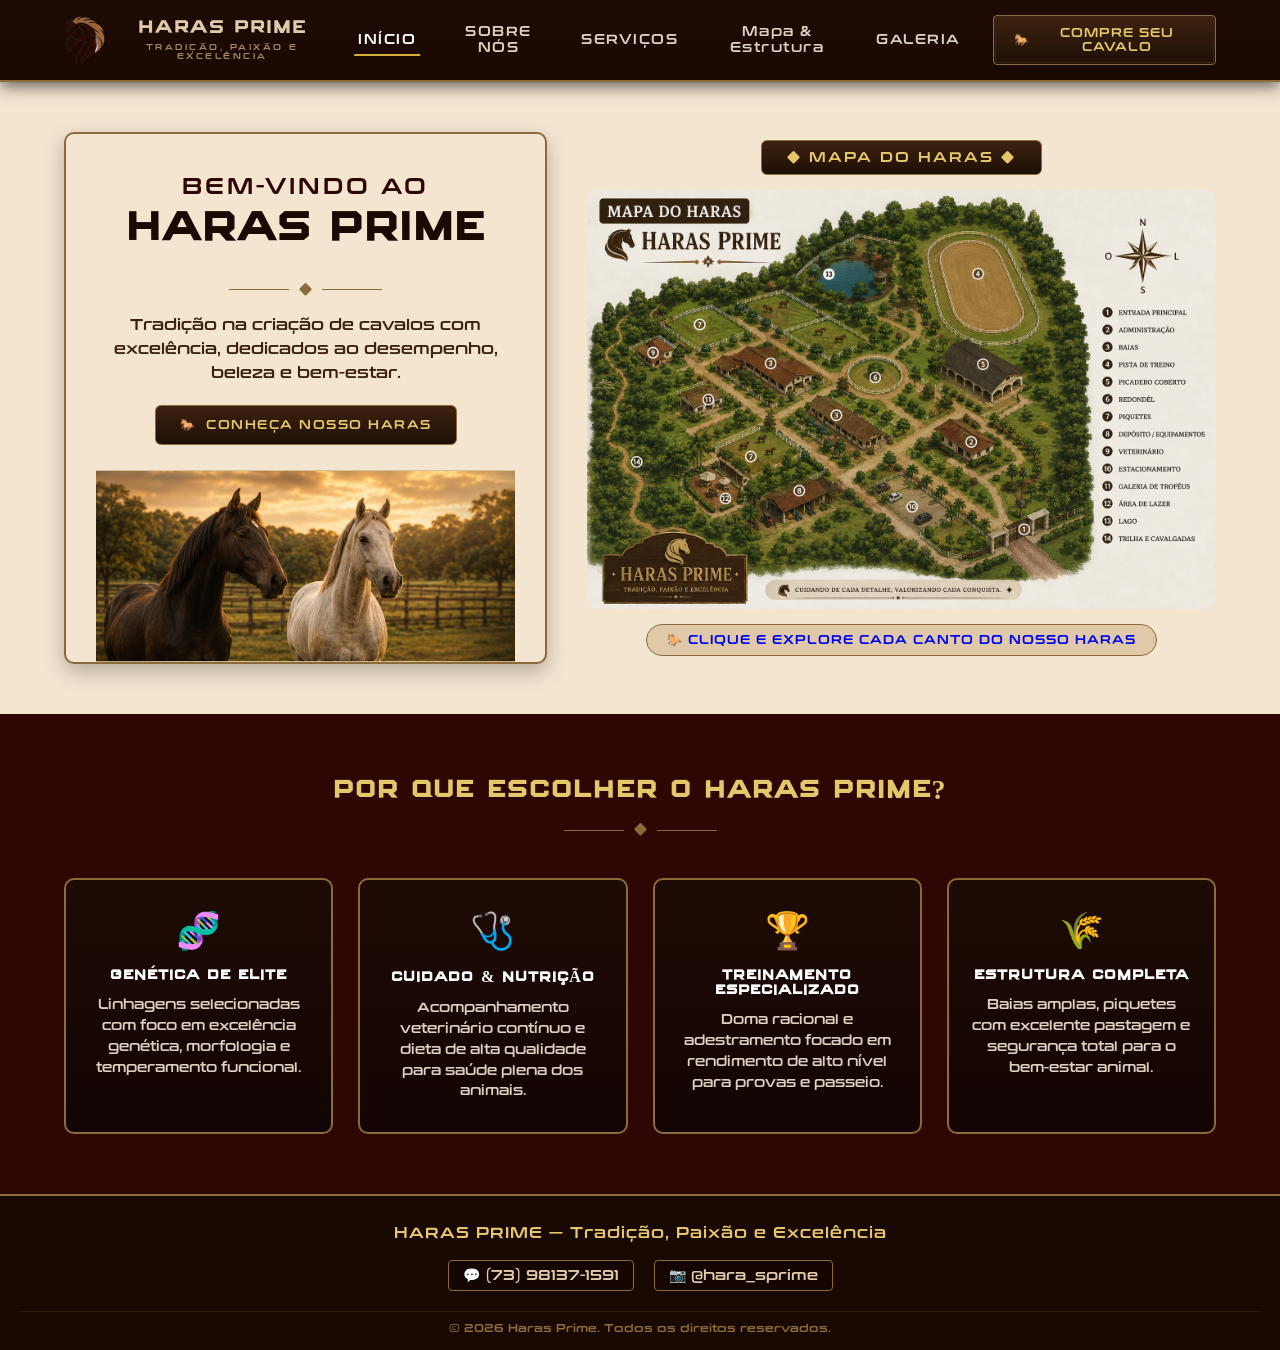
<file: index.html>
<!DOCTYPE html>
<html lang="en">
<head>
  <meta charset="UTF-8">
  <meta name="viewport" content="width=device-width, initial-scale=1.0">
  <link rel="shortcut icon" href="imagens/logo.png" type="image/x-icon">
  <title>Haras Prime</title>
  <link rel="stylesheet" href="global.css">
  <link rel="stylesheet" href="index.css">
</head>

<body>
  <header class="cabecalho">
    <div class="cabecalho-container">
      
      <a href="index.html" class="logo-marca">
        <img src="imagens/logo.png" alt="Logo Haras Prime" class="logo-img">
        <div class="logo-texto">
          <h1>HARAS PRIME</h1>
          <span>TRADIÇÃO, PAIXÃO E EXCELÊNCIA</span>
        </div>
      </a>

      <nav class="menu-navegacao">
        <a href="index.html" class="link-menu ativo">INÍCIO</a>
        <a href="sobre.html" class="link-menu">SOBRE NÓS</a>
        <a href="servicos.html" class="link-menu">SERVIÇOS</a>
        <a href="mapa.html" class="link-menu">Mapa & Estrutura</a>
        <a href="galeria.html" class="link-menu">GALERIA</a>
        
      </nav>

      <a href="compra.html" class="btn-comprar-cavalo">
        <span class="icone-cavalo">🐎</span>
        <span>COMPRE SEU CAVALO</span>
      </a>

    </div>
  </header>

  <section class="secao-principal">
    <div class="container-principal">
      
      <div class="coluna-esquerda">
        <div class="caixa-bemvindo">
          <span class="subtitulo-boasvindas">BEM-VINDO AO</span>
          <h1 class="titulo-boasvindas">HARAS PRIME</h1>
          
          <div class="divisor-dourado"><span>◆</span></div>

          <p class="texto-boasvindas">
            Tradição na criação de cavalos com excelência, dedicados ao desempenho, beleza e bem-estar.
          </p>

          <a href="sobre.html" class="btn-conheca">
            <span class="icone-cavalo">🐎</span>
            <span>CONHEÇA NOSSO HARAS</span>
          </a>

          <div class="imagem-cavalos-caixa">
            <img src="imagens/imagemrecorte3.png" alt="Cavalos Haras Prime">
          </div>
        </div>
        <!--  
        <div class="imagem-cavalos">
          <img src="imagens/imagemrecorte1.png" alt="Cavalos Haras Prime">
        </div>
        -->
      </div>

      <div class="coluna-direita">
        <div class="cabecalho-mapa">
          <span>◆ MAPA DO HARAS ◆</span>
        </div>

        <div class="imagem-mapa-container">
          <img src="imagens/foto do haras/mapa.haras.prime.png" alt="Mapa Ilustrativo do Haras" class="img-mapa">
        </div>

        <div class="rodape-mapa">
          <a href="mapa.html">
          <span>🐎 CLIQUE E EXPLORE CADA CANTO DO NOSSO HARAS</span>
          </a>
        </div>
      </div>

    </div>
  </section>

  <section class="secao-diferenciais">
    <div class="container-diferenciais">
      <h2 class="titulo-diferenciais">POR QUE ESCOLHER O HARAS PRIME?</h2>
      <div class="divisor-dourado"><span>◆</span></div>

      <div class="cards-diferenciais">
        <div class="card-diferencial">
          <div class="icone-diferencial">🧬</div>
          <h3>GENÉTICA DE ELITE</h3>
          <p>Linhagens selecionadas com foco em excelência genética, morfologia e temperamento funcional.</p>
        </div>

        <div class="card-diferencial">
          <div class="icone-diferencial">🩺</div>
          <h3>CUIDADO & NUTRIÇÃO</h3>
          <p>Acompanhamento veterinário contínuo e dieta de alta qualidade para saúde plena dos animais.</p>
        </div>

        <div class="card-diferencial">
          <div class="icone-diferencial">🏆</div>
          <h3>TREINAMENTO ESPECIALIZADO</h3>
          <p>Doma racional e adestramento focado em rendimento de alto nível para provas e passeio.</p>
        </div>

        <div class="card-diferencial">
          <div class="icone-diferencial">🌾</div>
          <h3>ESTRUTURA COMPLETA</h3>
          <p>Baias amplas, piquetes com excelente pastagem e segurança total para o bem-estar animal.</p>
        </div>
      </div>
    </div>
  </section>

  <footer class="rodape-simples">
    <div class="container-rodape-simples">
      
      <p class="marca-rodape"><strong>HARAS PRIME</strong> — Tradição, Paixão e Excelência</p>

      <div class="contatos-rodape">
        <a href="https://wa.me/5573981371591" target="_blank" class="btn-rodape">
          💬 (73) 98137-1591
        </a>
        <a href="https://www.instagram.com/hara_sprime?igsh=cjZ5ajZlYTh0eXRv" target="_blank" class="btn-rodape">
          📷 @hara_sprime
        </a>
      </div>

    </div>

    <div class="copia-rodape">
      &copy; 2026 Haras Prime. Todos os direitos reservados.
    </div>
  </footer>
</body>
</html>
    
</body>
</html>
</file>
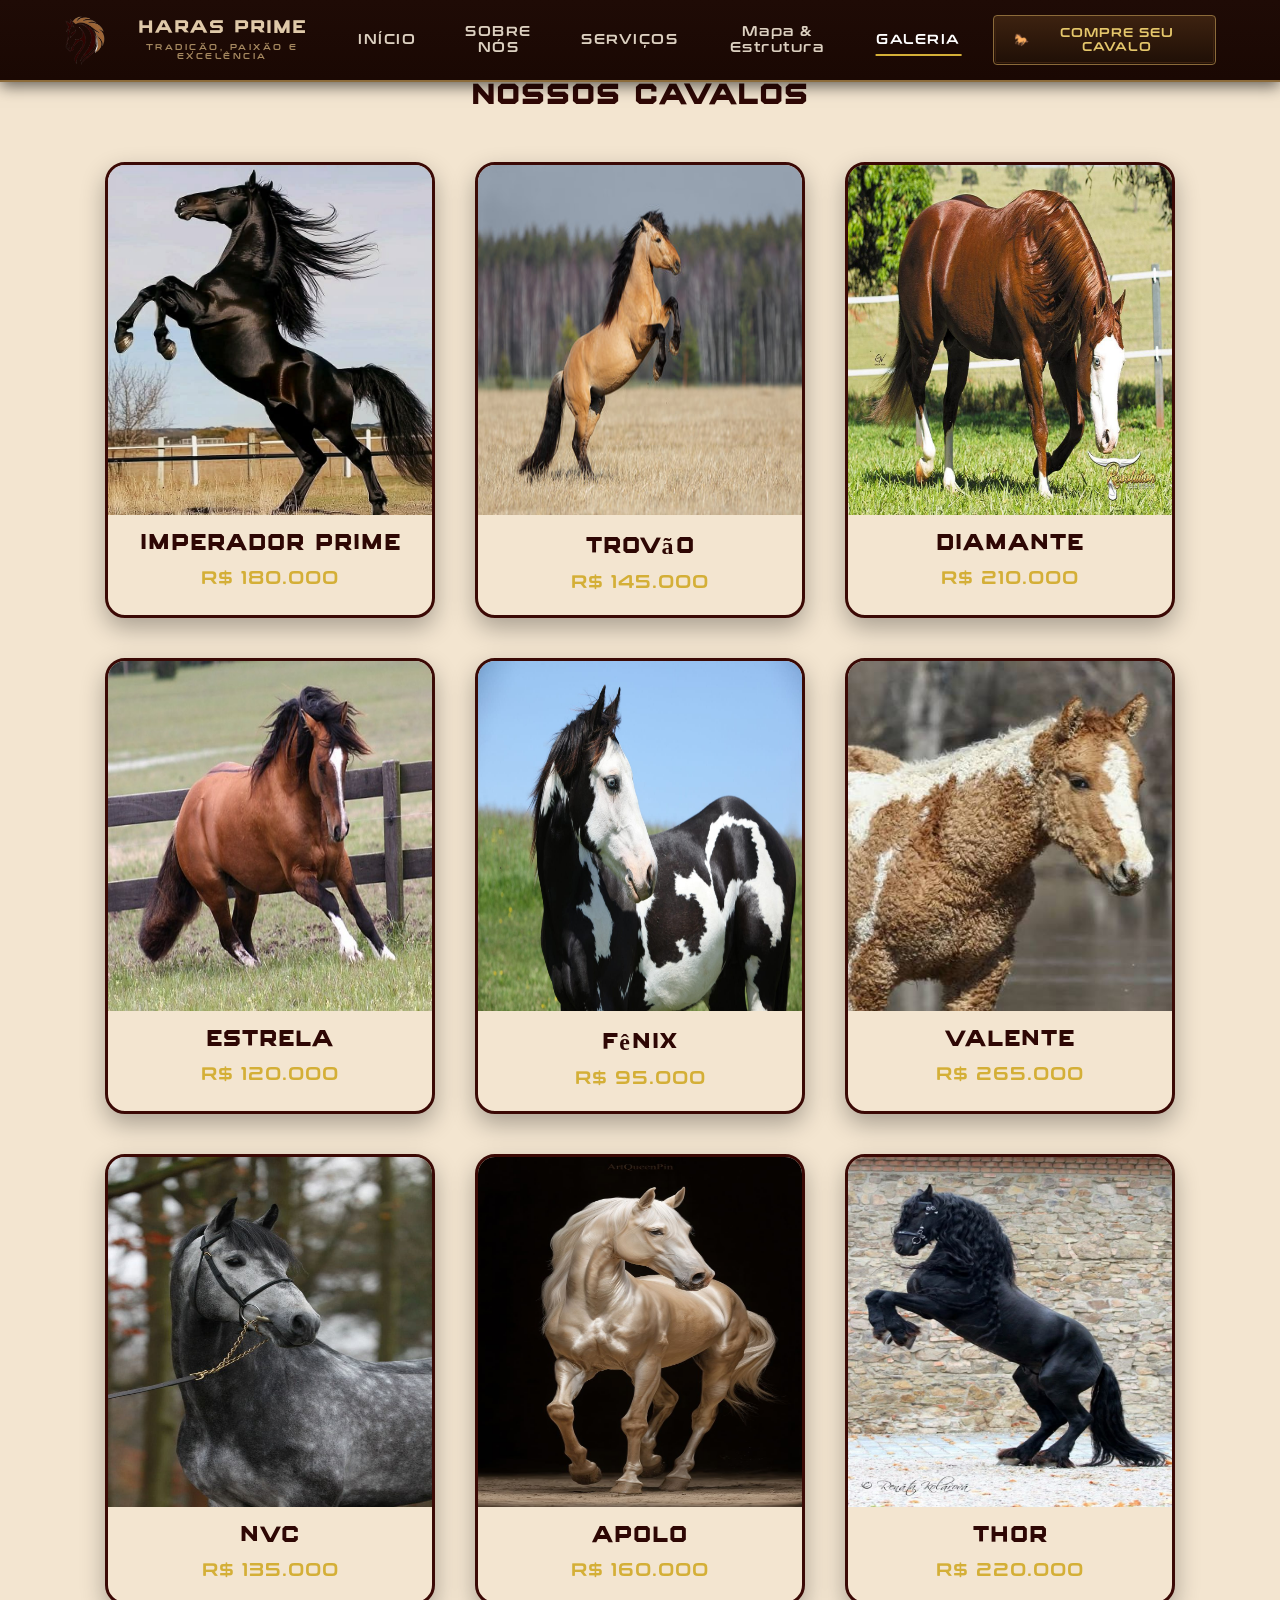
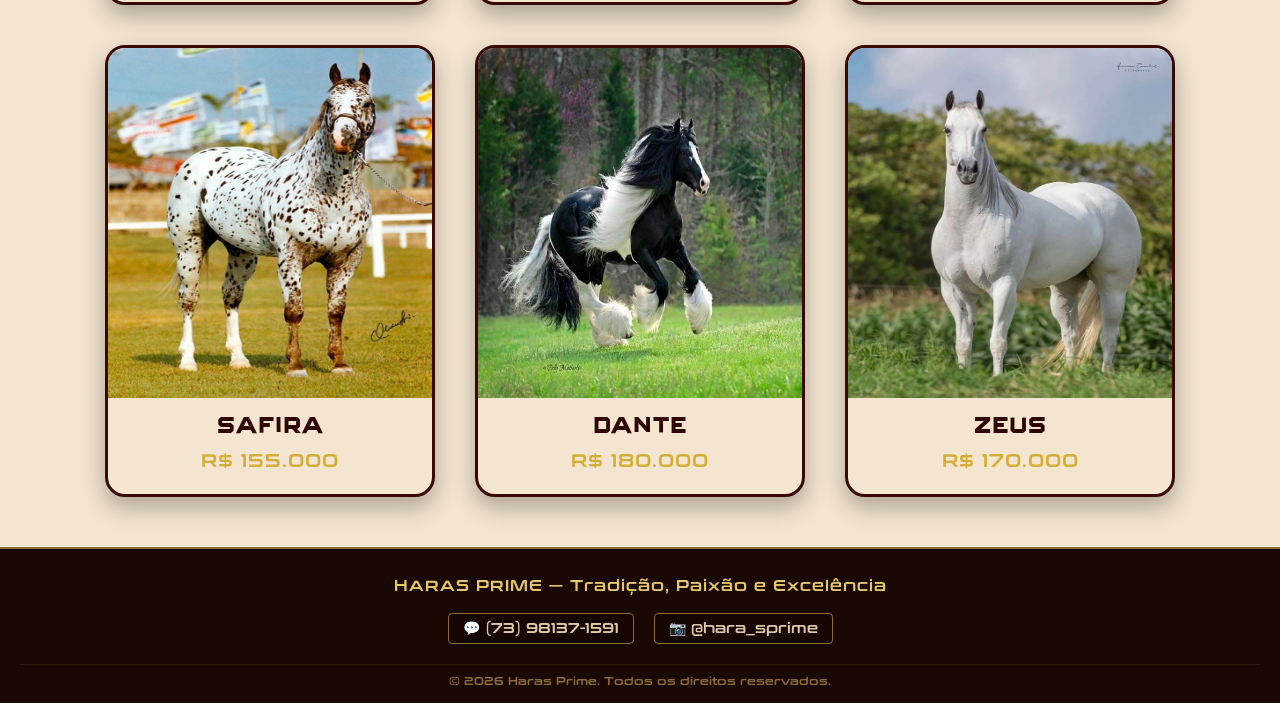
<file: galeria.html>
<!DOCTYPE html>
<html lang="pt-br">

<head>

    <meta charset="UTF-8">
    <meta name="viewport" content="width=device-width, initial-scale=1.0">
    <title>Galeria - Haras Prime</title>
    <link rel="stylesheet" href="global.css">
    <link rel="stylesheet" href="galeria.css">
    <link rel="shortcut icon" href="imagens/logo.png" type="image/x-icon">

</head>

<body>
    <header class="cabecalho">
        <div class="cabecalho-container">
            <a href="index.html" class="logo-marca">
            <img src="imagens/logo.png" alt="Logo Haras Prime" class="logo-img">
            <div class="logo-texto">
                <h1>HARAS PRIME</h1>
                <span>TRADIÇÃO, PAIXÃO E EXCELÊNCIA</span>
            </div>
            </a>
            <nav class="menu-navegacao">
            <a href="index.html" class="link-menu">INÍCIO</a>
            <a href="sobre.html" class="link-menu">SOBRE NÓS</a>
            <a href="servicos.html" class="link-menu">SERVIÇOS</a>
            <a href="mapa.html" class="link-menu">Mapa & Estrutura</a>
            <a href="galeria.html" class="link-menu ativo">GALERIA</a>
            
            </nav>
            <a href="compra.html" class="btn-comprar-cavalo">
            <span class="icone-cavalo">🐎</span>
            <span>COMPRE SEU CAVALO</span>
            </a>
        </div>
    </header>
    <!-- =========================
         TÍTULO
    ========================== -->

    <h1>Nossos Cavalos</h1>

    <!-- =========================
         GALERIA
    ========================== -->
    <main>
        <div class="galeria">
            <!-- Imperador -->
            <div class="card"
                onclick="abrirModal(cavalos.imperador)">
                <img
                    src="imagens/cavalos/imperador1.jpeg"
                    alt="Imperador Prime"
                >
                <div class="info-card">
                    <h3>Imperador Prime</h3>
                    <p class="preco-card">R$ 180.000</p>
                </div>
            </div>

            <!-- Trovão -->
            <div class="card"
                onclick="abrirModal(cavalos.trovao)">
                <img
                    src="imagens/cavalos/trovao (1).jpg"
                    alt="Trovão"
                >
                <div class="info-card">
                    <h3>Trovão</h3>
                    <p class="preco-card">R$ 145.000</p>
                </div>
            </div>

            <!-- Diamante -->
            <div class="card"
                onclick="abrirModal(cavalos.diamante)">
                <img
                    src="imagens/cavalos/diamante (1).jpg"
                    alt="Diamante"
                >
                <div class="info-card">
                    <h3>Diamante</h3>
                    <p class="preco-card">R$ 210.000</p>
                </div>
            </div>

            <!-- Estrela -->
            <div class="card"
                onclick="abrirModal(cavalos.estrela)">
                <img
                    src="imagens/cavalos/estrela.jpeg"
                    alt="Estrela"
                >
                <div class="info-card">
                    <h3>Estrela</h3>
                    <p class="preco-card">R$ 120.000</p>
                </div>
            </div>

            <!-- Fênix -->
            <div class="card"
                onclick="abrirModal(cavalos.fenix)">
                <img
                    src="imagens/cavalos/fenix (1).jpeg"
                    alt="Fênix"
                >
                <div class="info-card">
                    <h3>Fênix</h3>
                    <p class="preco-card">R$ 95.000</p>
                </div>
            </div>

            <!-- Valente -->
            <div class="card"
                onclick="abrirModal(cavalos.valente)">
                <img
                    src="imagens/cavalos/valente.jpg"
                    alt="Valente"
                >
                <div class="info-card">
                    <h3>Valente</h3>
                    <p class="preco-card">R$ 265.000</p>
                </div>
            </div>
            
            <!-- NVC -->
            <div class="card"
                onclick="abrirModal(cavalos.nvc)">
                <img
                    src="imagens/cavalos/NVC.jpeg"
                    alt="NVC"
                >
                <div class="info-card">
                    <h3>NVC</h3>
                    <p class="preco-card">R$ 135.000</p>
                </div>
            </div>

            <!-- Apolo -->
            <div class="card"
                onclick="abrirModal(cavalos.apolo)">
                <img
                    src="imagens/cavalos/apolo (1).jpeg"
                    alt="Apolo"
                >
                <div class="info-card">
                    <h3>Apolo</h3>
                    <p class="preco-card">R$ 160.000</p>
                </div>
            </div>

            <!-- Thor -->
            <div class="card"
                onclick="abrirModal(cavalos.thor)">
                <img
                    src="imagens/cavalos/thor (1).jpeg"
                    alt="Thor"
                >
                <div class="info-card">
                    <h3>Thor</h3>
                    <p class="preco-card">R$ 220.000</p>
                </div>
            </div>

            <!-- Safira -->
            <div class="card"
                onclick="abrirModal(cavalos.safira)">
                <img
                    src="imagens/cavalos/safira (1).jpeg"
                    alt="Safira"
                >
                <div class="info-card">
                    <h3>Safira</h3>
                    <p class="preco-card">R$ 155.000</p>
                </div>
            </div>

            <!-- Dante -->
            <div class="card"
                onclick="abrirModal(cavalos.dante)">
                <img
                    src="imagens/cavalos/dante (1).jpeg"
                    alt="Dante"
                >
                <div class="info-card">
                    <h3>Dante</h3>
                    <p class="preco-card">R$ 180.000</p>
                </div>
            </div>

            <!-- Zeus -->
            <div class="card"
                onclick="abrirModal(cavalos.zeus)">
                <img
                    src="imagens/cavalos/zeus (1).jpeg"
                    alt="Zeus"
                >
                <div class="info-card">
                    <h3>Zeus</h3>
                    <p class="preco-card">R$ 170.000</p>
                </div>
            </div>

        </div>
            
    </main>



   <div class="modal" id="modal">
    <div class="modal-conteudo">

        <button class="fechar" onclick="fecharModal()" aria-label="Fechar">&times;</button>

        <div class="coluna-esquerda">
            
            <div class="carrossel" id="carrossel">
                <div class="slides" id="slides"></div>

                <button class="carrossel-btn anterior" onclick="imagemAnterior()" aria-label="Imagem anterior">&#10094;</button>

                <button class="carrossel-btn proxima" onclick="proximaImagem()" aria-label="Próxima imagem">&#10095;</button>

                <div class="indicadores" id="indicadores"></div>
            </div>

            <div class="acoes">
                <p class="preco" id="modalPreco"></p>

                <a href="compra.html" class="btn-comprar">🛒 Solicitar Compra</a>
               
            </div>

        </div>

        <div class="texto">
            <h2 id="modalNome"></h2>

            <p><strong>Raça:</strong> <span id="modalRaca"></span></p>
            <p><strong>Peso:</strong> <span id="modalPeso"></span></p>
            <p><strong>Idade:</strong> <span id="modalIdade"></span></p>
            <p><strong>Altura:</strong> <span id="modalAltura"></span></p>
            <p><strong>Aptidão:</strong> <span id="modalAptidao"></span></p>

            <hr>

            <p id="modalDescricao"></p>
        </div>

    </div>
</div>

    <!-- =========================
         JAVASCRIPT
    ========================== -->
    <script src="js/cavalos.js"></script>
   
    <footer class="rodape-simples">
        <div class="container-rodape-simples">
        
        <p class="marca-rodape"><strong>HARAS PRIME</strong> — Tradição, Paixão e Excelência</p>

        <div class="contatos-rodape">
            <a href="https://wa.me/5573981371591" target="_blank" class="btn-rodape">
            💬 (73) 98137-1591
            </a>
            <a href="https://www.instagram.com/hara_sprime?igsh=cjZ5ajZlYTh0eXRv" target="_blank" class="btn-rodape">
            📷 @hara_sprime
            </a>
        </div>

        </div>

        <div class="copia-rodape">
        &copy; 2026 Haras Prime. Todos os direitos reservados.
        </div>
  </footer>
</body>

</html>
</file>
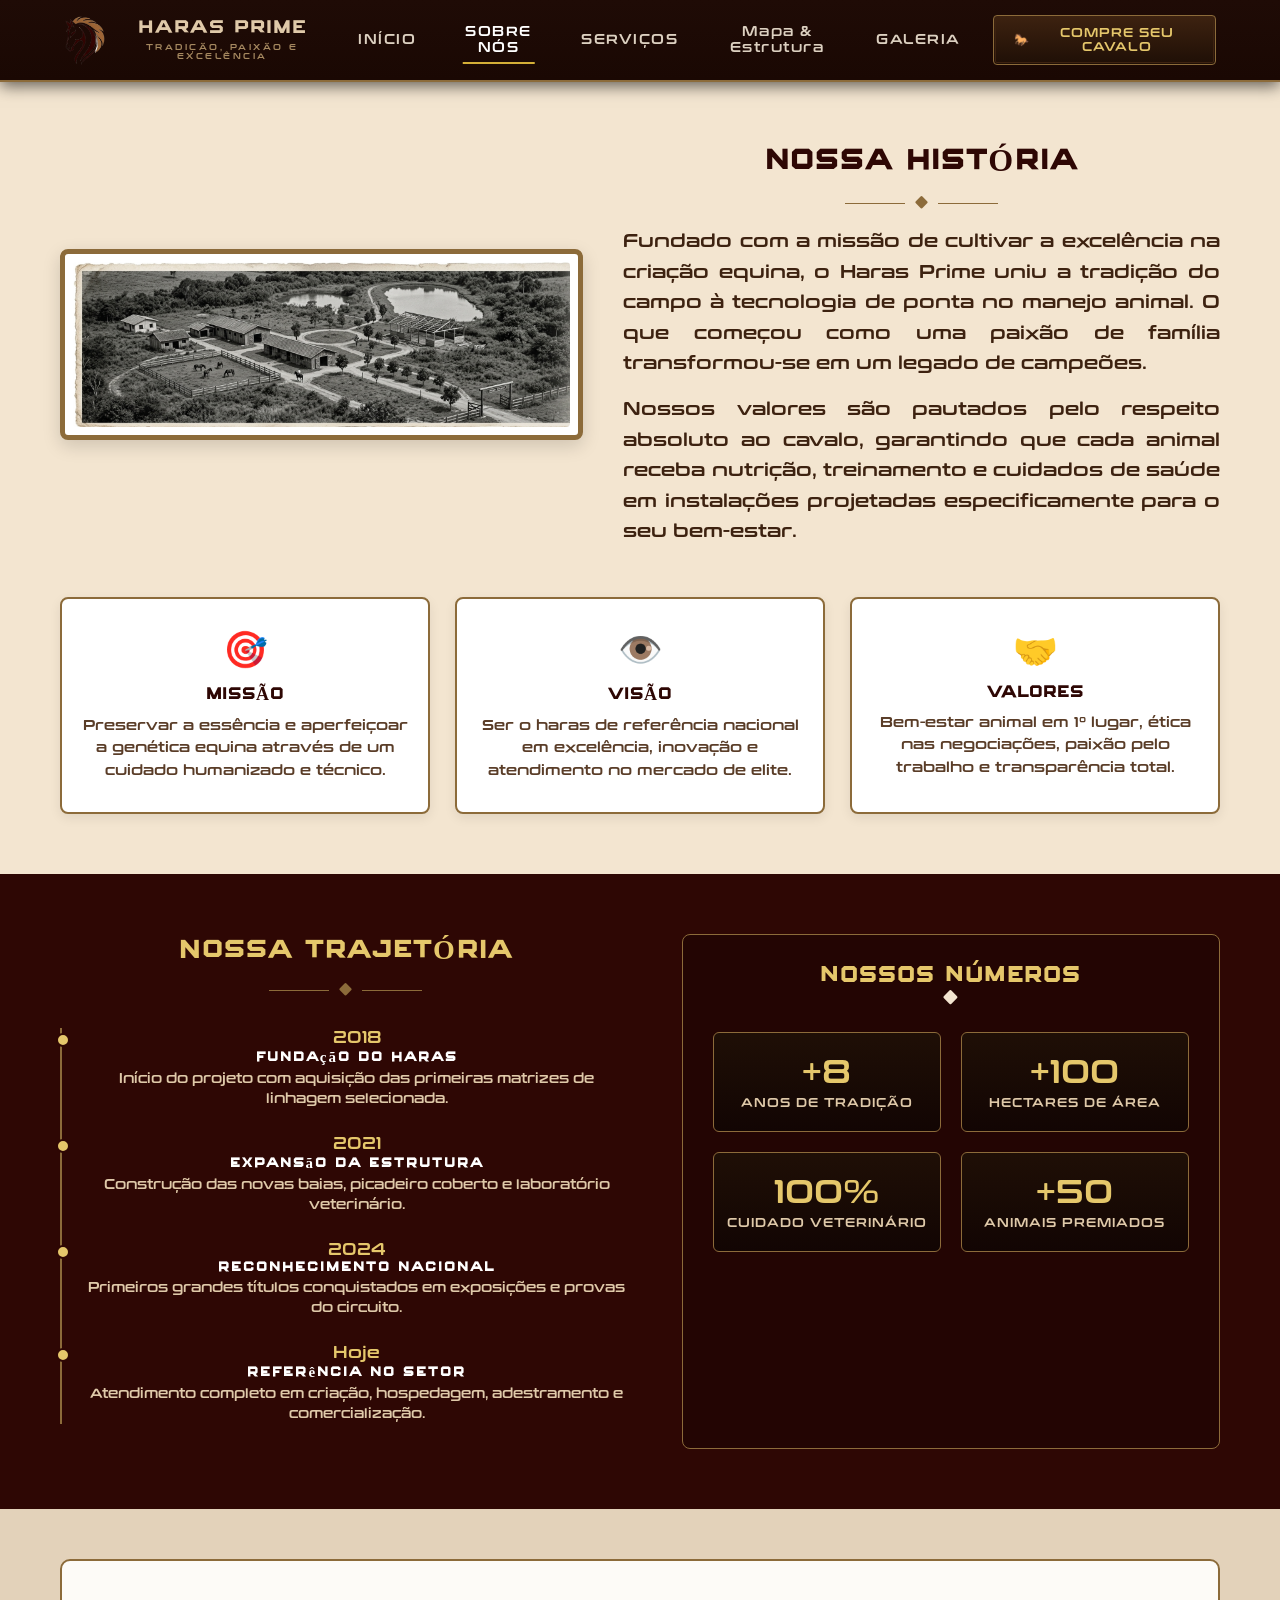
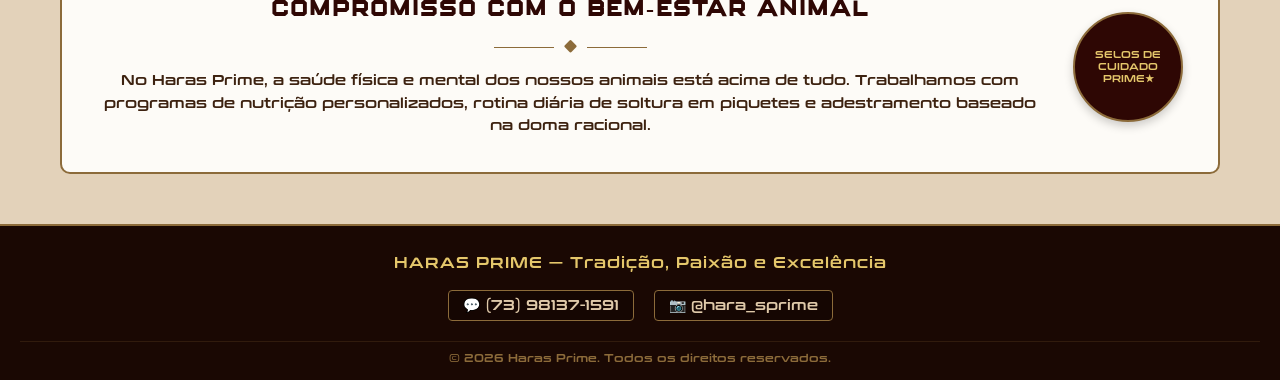
<file: sobre.html>
<!DOCTYPE html>
<html lang="pt-br">
<head>
  <meta charset="UTF-8">
  <meta name="viewport" content="width=device-width, initial-scale=1.0">
  <title>Sobre Nós - Haras Prime</title>
  
  <link rel="stylesheet" href="global.css">
  <link rel="stylesheet" href="sobre.css">
  <link rel="shortcut icon" href="imagens/logo.png" type="image/x-icon">
</head>
<body>

  <header class="cabecalho">
    <div class="cabecalho-container">
      <a href="index.html" class="logo-marca">
        <img src="imagens/logo.png" alt="Logo Haras Prime" class="logo-img">
        <div class="logo-texto">
          <h1>HARAS PRIME</h1>
          <span>TRADIÇÃO, PAIXÃO E EXCELÊNCIA</span>
        </div>
      </a>
      
      <nav class="menu-navegacao">
        <a href="index.html" class="link-menu">INÍCIO</a>
        <a href="sobre.html" class="link-menu ativo">SOBRE NÓS</a>
        <a href="servicos.html" class="link-menu">SERVIÇOS</a>
        <a href="mapa.html" class="link-menu">Mapa & Estrutura</a>
        <a href="galeria.html" class="link-menu">GALERIA</a>
      </nav>
      
      <a href="compra.html" class="btn-comprar-cavalo">
        <span class="icone-cavalo">🐎</span>
        <span>COMPRE SEU CAVALO</span>
      </a>
    </div>
  </header>

  <section class="secao-historia">
    <div class="container-sobre">
      <div class="bloco-historia-topo">
        <div class="moldura-imagem-historia">
          <img src="imagens/foto do haras/antigoharas2.png" alt="História do Haras Prime" class="img-historia">
        </div>
        <div class="texto-historia">
          <h2>NOSSA HISTÓRIA</h2>
          <div class="divisor-dourado"><span>◆</span></div>
          <p>
            Fundado com a missão de cultivar a excelência na criação
            equina, o Haras Prime uniu a tradição do campo à tecnologia
            de ponta no manejo animal. O que começou como uma paixão
            de família transformou-se em um legado de campeões.
          </p>
          <p>
            Nossos valores são pautados pelo respeito absoluto ao cavalo, garantindo que cada animal receba nutrição, treinamento e cuidados de saúde em instalações projetadas especificamente para o seu bem-estar.
          </p>
        </div>
      </div>

      <div class="cards-proposito">
        <div class="card-proposito">
          <div class="icone-proposito">🎯</div>
          <h3>MISSÃO</h3>
          <p>Preservar a essência e aperfeiçoar a genética equina através de um cuidado humanizado e técnico.</p>
        </div>

        <div class="card-proposito">
          <div class="icone-proposito">👁️</div>
          <h3>VISÃO</h3>
          <p>Ser o haras de referência nacional em excelência, inovação e atendimento no mercado de elite.</p>
        </div>

        <div class="card-proposito">
          <div class="icone-proposito">🤝</div>
          <h3>VALORES</h3>
          <p>Bem-estar animal em 1º lugar, ética nas negociações, paixão pelo trabalho e transparência total.</p>
        </div>
      </div>
    </div>
  </section>

  <section class="secao-linha-tempo-numeros">
    <div class="container-sobre">
      <div class="grid-linha-numeros">
        
        <div class="bloco-linha-tempo">
          <h2 class="titulo-secao-escuro">NOSSA TRAJETÓRIA</h2>
          <div class="divisor-dourado"><span>◆</span></div>
          
          <div class="timeline">
            <div class="item-timeline">
              <div class="ano-timeline">2018</div>
              <div class="conteudo-timeline">
                <h4>Fundação do Haras</h4>
                <p>Início do projeto com aquisição das primeiras matrizes de linhagem selecionada.</p>
              </div>
            </div>

            <div class="item-timeline">
              <div class="ano-timeline">2021</div>
              <div class="conteudo-timeline">
                <h4>Expansão da Estrutura</h4>
                <p>Construção das novas baias, picadeiro coberto e laboratório veterinário.</p>
              </div>
            </div>

            <div class="item-timeline">
              <div class="ano-timeline">2024</div>
              <div class="conteudo-timeline">
                <h4>Reconhecimento Nacional</h4>
                <p>Primeiros grandes títulos conquistados em exposições e provas do circuito.</p>
              </div>
            </div>

            <div class="item-timeline">
              <div class="ano-timeline">Hoje</div>
              <div class="conteudo-timeline">
                <h4>Referência no Setor</h4>
                <p>Atendimento completo em criação, hospedagem, adestramento e comercialização.</p>
              </div>
            </div>
          </div>
        </div>

        <div class="bloco-numeros-destaque">
          <h2 class="titulo-secao-claro">NOSSOS NÚMEROS</h2>
          <div class="divisor-dourado-claro"><span>◆</span></div>
          
          <div class="grid-cards-numeros">
            <div class="card-numero">
              <span class="valor-numero">+8</span>
              <span class="label-numero">Anos de Tradição</span>
            </div>

            <div class="card-numero">
              <span class="valor-numero">+100</span>
              <span class="label-numero">Hectares de Área</span>
            </div>

            <div class="card-numero">
              <span class="valor-numero">100%</span>
              <span class="label-numero">Cuidado Veterinário</span>
            </div>

            <div class="card-numero">
              <span class="valor-numero">+50</span>
              <span class="label-numero">Animais Premiados</span>
            </div>
          </div>
        </div>

      </div>
    </div>
  </section>

  <section class="secao-bem-estar">
    <div class="container-sobre">
      <div class="card-bem-estar">
        <div class="conteudo-bem-estar">
          <h2>COMPROMISSO COM O BEM-ESTAR ANIMAL</h2>
          <div class="divisor-dourado"><span>◆</span></div>
          <p>
            No Haras Prime, a saúde física e mental dos nossos animais está acima de tudo. Trabalhamos com programas de nutrição personalizados, rotina diária de soltura em piquetes e adestramento baseado na doma racional.
          </p>
        </div>
        <div class="selo-qualidade">
          <span>SELOS DE CUIDADO</span>
          <strong>PRIME★</strong>
        </div>
      </div>
    </div>
  </section>

  <footer class="rodape-simples">
    <div class="container-rodape-simples">
      
      <p class="marca-rodape"><strong>HARAS PRIME</strong> — Tradição, Paixão e Excelência</p>

      <div class="contatos-rodape">
        <a href="https://wa.me/5573981371591" target="_blank" class="btn-rodape">
          💬 (73) 98137-1591
        </a>
        <a href="https://www.instagram.com/hara_sprime?igsh=cjZ5ajZlYTh0eXRv" target="_blank" class="btn-rodape">
          📷 @hara_sprime
        </a>
      </div>

    </div>

    <div class="copia-rodape">
      &copy; 2026 Haras Prime. Todos os direitos reservados.
    </div>
  </footer>

</body>
</html>
</file>
<file: global.css>
/* ==========================================================================
   HARAS PRIME - CSS GLOBAL (Fontes, Reset, Variáveis e Estruturas Comuns)
   ========================================================================== */

/* --------------------------------------------------------------------------
   1. VARIÁVEIS DE CORES GLOBAIS
   -------------------------------------------------------------------------- */
:root {
  --cor-fundo: #f3e5d0;
  --cor-fundo-secundaria: #e3d2ba;
  --cor-marrom-escuro: #1a0803;
  --cor-marrom-nobre: #2E0704;
  --cor-marrom-card: #3d2210;
  --cor-texto: #3d2210;
  --cor-texto-claro: #dfc9a9;
  --cor-dourado: #e5c76b;
  --cor-dourado-claro: #d4af37;
  --cor-borda: #8c6b3a;
  --fonte-titulo: "Astronomus", "Conthrax", Georgia, serif;
  --fonte-corpo: "conthrax-semibold", sans-serif;
}

/* --------------------------------------------------------------------------
   2. FONTES PERSONALIZADAS
   -------------------------------------------------------------------------- */
@font-face {
  font-family: "Astronomus";
  src: url("../fontes/Astronomus.ttf");
}

@font-face {
  font-family: "relidux";
  src: url("../fontes/Relidux.otf");
}

@font-face {
  font-family: "conthrax-semibold";
  src: url("../fontes/Conthrax-SemiBold.otf");
}

/* --------------------------------------------------------------------------
   3. RESET E CONFIGURAÇÕES GLOBAIS
   -------------------------------------------------------------------------- */
* {
  margin: 0;
  padding: 0;
  box-sizing: border-box;
}

html {
  scroll-behavior: smooth;
  scrollbar-width: none !important;
  -ms-overflow-style: none !important;
}

html::-webkit-scrollbar,
body::-webkit-scrollbar {
  width: 0 !important;
  height: 0 !important;
  display: none !important;
}

body {
  text-align: center;
  background-color: var(--cor-fundo);
  font-family: var(--fonte-corpo);
  color: var(--cor-marrom-nobre);
  overflow-y: auto;
}

a {
  text-decoration: none;
}

img {
  max-width: 100%;
  display: block;
}

/* Padronização Global de Títulos e Parágrafos */
h1, h2, h3, h4 {
  font-family: var(--fonte-titulo);
  letter-spacing: 2px;
}

p {
  font-family: var(--fonte-corpo);
  line-height: 1.6;
}

/* Divisor Dourado Padrão */
.divisor-dourado {
  color: var(--cor-borda);
  font-size: 14px;
  margin: 15px 0;
}

.divisor-dourado::before,
.divisor-dourado::after {
  content: "";
  display: inline-block;
  width: 60px;
  height: 1px;
  background-color: var(--cor-borda);
  vertical-align: middle;
  margin: 0 10px;
}

/* --------------------------------------------------------------------------
   4. CABEÇALHO & MENU DE NAVEGAÇÃO
   -------------------------------------------------------------------------- */
.cabecalho {
  width: 100%;
  padding: 15px 5%;
  background: linear-gradient(180deg, #1f0b06 0%, var(--cor-marrom-escuro) 100%);
  border-bottom: 2px solid var(--cor-borda);
  box-shadow: 0 4px 15px rgba(0, 0, 0, 0.6);
  position: relative;
  z-index: 1000;
}

.cabecalho-container {
  max-width: 1400px;
  margin: 0 auto;
  display: flex;
  align-items: center;
  justify-content: space-between;
  gap: 20px;
}

.logo-marca {
  display: flex;
  align-items: center;
  gap: 12px;
  text-decoration: none;
}

.logo-img {
  width: 50px;
  height: 50px;
  object-fit: contain;
}

.logo-texto h1 {
  font-family: var(--fonte-titulo);
  font-size: 20px;
  color: var(--cor-texto-claro);
  margin: 0;
  line-height: 1;
}

.logo-texto span {
  font-size: 8px;
  color: #a68960;
  letter-spacing: 2.5px;
  text-transform: uppercase;
  display: block;
  margin-top: 4px;
}

.menu-navegacao {
  display: flex;
  align-items: center;
  gap: 25px;
}

.link-menu {
  color: #dcd0c0;
  font-size: 13px;
  font-weight: 600;
  letter-spacing: 1.5px;
  padding: 8px 12px;
  position: relative;
  transition: color 0.3s ease;
}

.link-menu:hover,
.link-menu.ativo {
  color: #ffffff;
}

.link-menu::after {
  content: "";
  position: absolute;
  bottom: 0;
  left: 50%;
  width: 0;
  height: 2px;
  background-color: var(--cor-dourado-claro);
  transform: translateX(-50%);
  transition: width 0.3s ease;
}

.link-menu:hover::after,
.link-menu.ativo::after {
  width: 80%;
}

.btn-comprar-cavalo {
  display: flex;
  align-items: center;
  gap: 10px;
  background: linear-gradient(180deg, var(--cor-marrom-card) 0%, #1f0f06 100%);
  color: var(--cor-dourado);
  border: 1px solid var(--cor-borda);
  outline: 1px solid var(--cor-marrom-card);
  outline-offset: -3px;
  padding: 10px 20px;
  border-radius: 4px;
  font-size: 12px;
  font-weight: bold;
  letter-spacing: 1px;
  transition: all 0.3s ease;
}

.btn-comprar-cavalo:hover {
  background: linear-gradient(180deg, var(--cor-dourado-claro) 0%, #997819 100%);
  color: var(--cor-marrom-escuro);
  border-color: #fff;
  transform: translateY(-2px);
  box-shadow: 0 4px 12px rgba(212, 175, 55, 0.3);
}

@media (max-width: 900px) {
  .cabecalho-container {
    flex-direction: column;
    gap: 15px;
  }
  .menu-navegacao {
    flex-wrap: wrap;
    justify-content: center;
    gap: 10px;
  }
  .link-menu {
    font-size: 12px;
    padding: 5px 8px;
  }
}

/* --------------------------------------------------------------------------
   5. RODAPÉ GLOBAL SIMPLES
   -------------------------------------------------------------------------- */
.rodape-simples {
  background-color: var(--cor-marrom-escuro);
  color: var(--cor-texto-claro);
  border-top: 2px solid var(--cor-borda);
  padding: 25px 20px 15px 20px;
  text-align: center;
}

.container-rodape-simples {
  max-width: 1000px;
  margin: 0 auto;
  display: flex;
  flex-direction: column;
  align-items: center;
  gap: 15px;
}

.marca-rodape {
  font-size: 15px;
  color: var(--cor-dourado);
  margin: 0;
  letter-spacing: 1px;
}

.contatos-rodape {
  display: flex;
  gap: 20px;
  flex-wrap: wrap;
  justify-content: center;
}

.btn-rodape {
  color: var(--cor-texto-claro);
  text-decoration: none;
  font-size: 14px;
  font-weight: bold;
  padding: 6px 14px;
  border: 1px solid var(--cor-borda);
  border-radius: 4px;
  background-color: rgba(0, 0, 0, 0.2);
  transition: all 0.3s ease;
}

.btn-rodape:hover {
  background-color: var(--cor-borda);
  color: var(--cor-marrom-escuro);
}

.copia-rodape {
  margin-top: 20px;
  font-size: 11px;
  color: var(--cor-borda);
  border-top: 1px solid rgba(140, 107, 58, 0.2);
  padding-top: 10px;
}
</file>
<file: index.css>
/* ==========================================================================
   HARAS PRIME - INDEX.CSS
   ========================================================================== */
.secao-principal {
  width: 100%;
  padding: 50px 5%;
  background-color: var(--cor-fundo);
}

.container-principal {
  max-width: 1400px;
  margin: 0 auto;
  display: flex;
  gap: 40px;
  align-items: center;
}

.coluna-esquerda {
  flex: 1;
  display: flex;
  flex-direction: column;
  justify-content: space-between;
}

.caixa-bemvindo {
  position: relative;
  background-color: var(--cor-fundo);
  border: 2px solid var(--cor-borda);
  border-radius: 10px;
  padding: 40px 30px 0 30px;
  box-shadow: 0 8px 20px rgba(0, 0, 0, 0.25);
  display: flex;
  flex-direction: column;
  align-items: center;
  text-align: center;
  overflow: hidden;
}

.subtitulo-boasvindas {
  font-size: 22px;
  letter-spacing: 3px;
  color: var(--cor-marrom-nobre);
  font-weight: 600;
}

.titulo-boasvindas {
  font-family: var(--fonte-titulo);
  font-size: 46px;
  color: var(--cor-marrom-escuro);
  letter-spacing: 2px;
  margin: 5px 0 10px 0;
  line-height: 1.1;
}

.texto-boasvindas {
  color: var(--cor-texto);
  font-size: 15px;
  line-height: 1.6;
  max-width: 420px;
  margin: 0 auto 20px auto;
}

.btn-conheca {
  display: inline-flex;
  align-items: center;
  gap: 10px;
  background: linear-gradient(180deg, var(--cor-marrom-card) 0%, #1f0f06 100%);
  color: var(--cor-dourado);
  border: 1px solid var(--cor-borda);
  padding: 12px 24px;
  border-radius: 6px;
  text-decoration: none;
  font-size: 12px;
  font-weight: bold;
  letter-spacing: 1.5px;
  margin-bottom: 25px;
  transition: all 0.3s ease;
  z-index: 2;
}

.btn-conheca:hover {
  background: linear-gradient(180deg, var(--cor-dourado-claro) 0%, #997819 100%);
  color: var(--cor-marrom-escuro);
  transform: translateY(-2px);
}

.imagem-cavalos-caixa {
  width: 100%;
  margin-top: auto;
}

.imagem-cavalos-caixa img {
  width: 100%;
  height: auto;
  display: block;
  object-fit: cover;
  border-top: 1px solid rgba(140, 107, 58, 0.3);
}

.coluna-direita {
  flex: 1.3;
  display: flex;
  flex-direction: column;
  align-items: center;
}

.cabecalho-mapa {
  background: linear-gradient(180deg, var(--cor-marrom-card) 0%, #1f0f06 100%);
  color: var(--cor-dourado);
  border: 1px solid var(--cor-borda);
  padding: 8px 25px;
  border-radius: 6px;
  font-size: 14px;
  font-weight: bold;
  letter-spacing: 2px;
  margin-bottom: 15px;
}

.imagem-mapa-container {
  width: 100%;
}

.img-mapa {
  width: 100%;
  height: auto;
  display: block;
  border-radius: 10px;
}

.rodape-mapa {
  margin-top: 15px;
  background-color: var(--cor-texto-claro);
  border: 1px solid var(--cor-borda);
  padding: 8px 20px;
  border-radius: 20px;
  font-size: 12px;
  font-weight: bold;
  color: var(--cor-marrom-nobre);
  letter-spacing: 1px;
}

.rodape-mapa:hover {
  background-color: var(--cor-marrom-nobre);
  color: var(--cor-dourado-claro);
  cursor: pointer;
}

@media (max-width: 900px) {
  .container-principal {
    flex-direction: column;
  }
}

/* SEÇÃO DE DIFERENCIAIS */
.secao-diferenciais {
  width: 100%;
  padding: 60px 5%;
  background-color: var(--cor-marrom-nobre);
  color: var(--cor-texto-claro);
}

.container-diferenciais {
  max-width: 1200px;
  margin: 0 auto;
  text-align: center;
}

.titulo-diferenciais {
  font-family: var(--fonte-titulo);
  font-size: 28px;
  color: var(--cor-dourado);
  letter-spacing: 2px;
}

.cards-diferenciais {
  display: grid;
  grid-template-columns: repeat(auto-fit, minmax(240px, 1fr));
  gap: 25px;
  margin-top: 40px;
}

.card-diferencial {
  background: linear-gradient(180deg, #1f0b06 0%, #120503 100%);
  border: 2px solid var(--cor-borda);
  border-radius: 10px;
  padding: 30px 20px;
  transition: transform 0.3s ease, border-color 0.3s ease;
}

.card-diferencial:hover {
  transform: translateY(-10px);
  border-color: 3px solid  var(--cor-dourado-claro);
  box-shadow: 0 6px 18px rgba(212, 175, 55, 0.2);
}

.icone-diferencial {
  font-size: 36px;
  margin-bottom: 15px;
}

.card-diferencial h3 {
  font-size: 16px;
  color: #ffffff;
  margin-bottom: 12px;
  letter-spacing: 1px;
}

.card-diferencial p {
  font-size: 13px;
  color: #dcd0c0;
  line-height: 1.6;
}
</file>
<file: galeria.css>
/* ==========================================================================
   HARAS PRIME - GALERIA.CSS
   ========================================================================== */

.galeria {
    display: grid;
    grid-template-columns: repeat(auto-fit, 330px);
    justify-content: center;
    gap: 40px;
    margin: 50px auto;
    max-width: 1400px;
}

.card {
    width: 330px;
    background-color: var(--cor-fundo);
    border: 3px solid #3b0905;
    border-radius: 20px;
    overflow: hidden;
    cursor: pointer;
    box-shadow: 0 10px 25px rgba(0, 0, 0, 0.3);
    transition: 0.3s ease;
}

.card:hover {
    transform: translateY(-10px);
    background-color: var(--cor-dourado-claro);
    color: var(--cor-fundo);
    border: 5px solid var(--cor-borda);
   
}

.card img {
    width: 100%;
    height: 350px;

    display: block;
    transition: 0.5s ease;
}

.card:hover img {
    transform: scale(1.05);
}

.info-card {
    padding: 18px;
}

.card h3 {
    text-align: center;
    font-size: 24px;
    color: var(--cor-marrom-nobre);
    font-family: var(--fonte-titulo);
    margin-bottom: 8px;
}

.preco-card {
    text-align: center;
    font-size: 18px;
    font-weight: 700;
    color: var(--cor-dourado-claro);
    letter-spacing: 1px;
}

.card:hover .preco-card {
    color: var(--cor-marrom-escuro);
}

/* Estrutura do Modal */
.modal {
    display: none;
    position: fixed;
    top: 0;
    left: 0;
    width: 100%;
    height: 100%;
    background-color: rgba(0, 0, 0, 0.85);
    justify-content: center;
    align-items: center;
    z-index: 1000;
    padding: 20px;
}

.modal.ativo {
    display: flex;
}

.modal-conteudo {
    width: 900px;
    max-width: 95%;
    max-height: 90vh;
    background-color: var(--cor-fundo);
    border-radius: 20px;
    overflow: hidden;
    display: flex;
    position: relative;
    animation: aparecer 0.35s ease;
}

.fechar {
    position: absolute;
    top: 10px;
    right: 15px;
    width: 45px;
    height: 45px;
    display: flex;
    justify-content: center;
    align-items: center;
    border: none;
    border-radius: 50%;
    background-color: rgba(244, 233, 216, 0.9);
    color: var(--cor-marrom-nobre);
    font-size: 35px;
    line-height: 1;
    cursor: pointer;
    z-index: 100;
    transition: 0.3s ease;
}

.fechar:hover {
    background-color: #6D1B0D;
    color: var(--cor-fundo);
    transform: scale(1.1);
}

.coluna-esquerda {
    width: 45%;
    min-width: 45%;
    display: flex;
    flex-direction: column;
    background-color: var(--cor-marrom-nobre);
}

.carrossel {
    width: 100%;
    height: 400px;
    position: relative;
    overflow: hidden;
}

.slides {
    width: 100%;
    height: 100%;
    position: relative;
}

.slide {
    position: absolute;
    top: 0;
    left: 0;
    width: 100%;
    height: 100%;
    opacity: 0;
    visibility: hidden;
    transition: opacity 0.4s ease;
}

.slide.ativo {
    opacity: 1;
    visibility: visible;
}

.slide img {
    width: 100%;
    height: 100%;
    object-fit: cover;
    display: block;
}

.carrossel-btn {
    position: absolute;
    top: 50%;
    transform: translateY(-50%);
    width: 45px;
    height: 45px;
    border: none;
    border-radius: 50%;
    background-color: rgba(0, 0, 0, 0.55);
    color: white;
    font-size: 25px;
    display: flex;
    justify-content: center;
    align-items: center;
    cursor: pointer;
    z-index: 10;
    transition: 0.3s ease;
}

.carrossel-btn:hover {
    background-color: #6D1B0D;
    transform: translateY(-50%) scale(1.1);
}

.carrossel-btn.anterior {
    left: 15px;
}

.carrossel-btn.proxima {
    right: 15px;
}

.indicadores {
    position: absolute;
    bottom: 15px;
    left: 0;
    width: 100%;
    display: flex;
    justify-content: center;
    gap: 8px;
    z-index: 10;
}

.indicador {
    width: 11px;
    height: 11px;
    padding: 0;
    border: none;
    border-radius: 50%;
    background-color: rgba(255, 255, 255, 0.55);
    cursor: pointer;
    outline: none;
    transition: 0.3s ease;
}

.indicador.ativo {
    background-color: var(--cor-dourado-claro);
    outline: 2px solid var(--cor-marrom-nobre);
    outline-offset: 1px;
    transform: scale(1.2);
}

.coluna-esquerda .acoes {
    padding: 40px;
    display: flex;
    flex-direction: column;
    align-items: center;
    justify-content: center;
    gap: 20px;
    background-color: #3b0905;
}

.coluna-esquerda .preco {
    color: var(--cor-dourado-claro);
    font-size: 1.5rem;
    font-weight: bold;
    margin: 0;
}

.coluna-esquerda .btn-comprar {
    display: inline-block;
    background-color: #6D1B0D;
    color: var(--cor-fundo);
    padding: 10px 20px;
    border-radius: 10px;
    text-decoration: none;
    font-size: 18px;
    font-weight: bold;
    transition: 0.3s ease;
}

.coluna-esquerda .btn-comprar:hover {
    background-color: var(--cor-dourado-claro);
    color: var(--cor-marrom-nobre);
    transform: translateY(-2px);
}

.texto {
    width: 55%;
    padding: 30px;
    color: var(--cor-marrom-nobre);
    overflow-y: auto;
}

.texto h2 {
    color: #6D1B0D;
    margin-bottom: 20px;
    font-size: 34px;
    font-family: var(--fonte-titulo);
}

.texto p {
    margin-bottom: 12px;
    font-size: 20px;
    line-height: 1.6;
    text-align: justify;
}

.texto hr {
    margin: 20px 0;
    border: none;
    height: 2px;
    background-color: var(--cor-dourado-claro);
}

@keyframes aparecer {
    from {
        opacity: 0;
        transform: scale(0.8);
    }
    to {
        opacity: 1;
        transform: scale(1);
    }
}

@media (max-width: 800px) {
    .modal-conteudo {
        flex-direction: column;
        max-height: 90vh;
        overflow-y: auto;
    }
    .coluna-esquerda,
    .texto {
        width: 100%;
        min-width: 100%;
    }
    .carrossel {
        height: 300px;
    }
    .texto h2 {
        font-size: 28px;
    }
    .texto p {
        font-size: 16px;
    }
}

@media (max-width: 600px) {
    .galeria {
        margin: 20px;
        gap: 25px;
    }
    .card {
        width: 100%;
        max-width: 330px;
    }
}
</file>
<file: sobre.css>
/* ==========================================================================
   HARAS PRIME - SOBRE.CSS
   ========================================================================== */
.container-sobre {
  max-width: 1200px;
  margin: 0 auto;
  padding: 0 20px;
}

.secao-historia {
  background-color: var(--cor-fundo);
  padding: 60px 0;
}

.bloco-historia-topo {
  display: flex;
  gap: 40px;
  align-items: center;
  margin-bottom: 50px;
}

.moldura-imagem-historia {
  flex: 1;
  border: 5px solid var(--cor-borda);
  padding: 8px;
  background-color: #ffffff;
  border-radius: 8px;
  box-shadow: 0 6px 18px rgba(0,0,0,0.15);
}

.img-historia {
  width: 100%;
  height: auto;
  border-radius: 4px;
  display: block;
}

.texto-historia {
  flex: 1.2;
}

.texto-historia h2 {
  font-family: var(--fonte-titulo);
  font-size: 32px;
  color: var(--cor-marrom-nobre);
}

.texto-historia p {
  color: var(--cor-texto);
  line-height: 1.7;
  font-size: 18px;
  margin-top: 15px;
  text-align: justify;
}

.cards-proposito {
  display: grid;
  grid-template-columns: repeat(auto-fit, minmax(280px, 1fr));
  gap: 25px;
}

.card-proposito {
  background: #ffffff;
  border: 2px solid var(--cor-borda);
  border-radius: 8px;
  padding: 30px 20px;
  text-align: center;
  box-shadow: 0 4px 12px rgba(0,0,0,0.08);
  transition: transform 0.3s ease;
}

.card-proposito:hover {
  transform: translateY(-10px);
}

.icone-proposito {
  font-size: 36px;
  margin-bottom: 12px;
}

.card-proposito h3 {
  color: var(--cor-marrom-nobre);
  font-size: 18px;
  letter-spacing: 1px;
  margin-bottom: 10px;
}

.card-proposito p {
  color: #5a3d28;
  font-size: 14px;
  line-height: 1.6;
}

.secao-linha-tempo-numeros {
  background-color: var(--cor-marrom-nobre);
  color: var(--cor-fundo);
  padding: 60px 0;
}

.grid-linha-numeros {
  display: flex;
  gap: 50px;
}

.bloco-linha-tempo {
  flex: 1.2;
}

.titulo-secao-escuro {
  font-size: 28px;
  color: var(--cor-dourado);
  font-family: var(--fonte-titulo);
}

.timeline {
  margin-top: 30px;
  border-left: 2px solid var(--cor-borda);
  padding-left: 20px;
}

.item-timeline {
  position: relative;
  margin-bottom: 25px;
}

.item-timeline::before {
  content: "";
  position: absolute;
  left: -26px;
  top: 5px;
  width: 10px;
  height: 10px;
  background-color: var(--cor-dourado);
  border-radius: 50%;
  border: 2px solid var(--cor-marrom-nobre);
}

.ano-timeline {
  font-weight: bold;
  color: var(--cor-dourado);
  font-size: 16px;
}

.conteudo-timeline h4 {
  font-size: 15px;
  color: #ffffff;
  margin: 2px 0 4px 0;
}

.conteudo-timeline p {
  font-size: 13px;
  color: var(--cor-texto-claro);
  line-height: 1.5;
}

.bloco-numeros-destaque {
  flex: 1;
  background: rgba(0, 0, 0, 0.25);
  border: 1px solid var(--cor-borda);
  border-radius: 8px;
  padding: 30px;
  text-align: center;
}

.titulo-secao-claro {
  font-size: 24px;
  color: var(--cor-dourado);
  font-family: var(--fonte-titulo);
}

.grid-cards-numeros {
  display: grid;
  grid-template-columns: 1fr 1fr;
  gap: 20px;
  margin-top: 25px;
}

.card-numero {
  background: linear-gradient(180deg, #1f0f06 0%, #120503 100%);
  border: 1px solid var(--cor-borda);
  padding: 20px 10px;
  border-radius: 6px;
}

.valor-numero {
  display: block;
  font-size: 32px;
  font-weight: bold;
  color: var(--cor-dourado);
}

.label-numero {
  font-size: 12px;
  color: var(--cor-texto-claro);
  text-transform: uppercase;
  letter-spacing: 1px;
}

.secao-bem-estar {
  background-color: var(--cor-fundo-secundaria);
  padding: 50px 0;
}

.card-bem-estar {
  background: #fdfbf7;
  border: 2px solid var(--cor-borda);
  border-radius: 10px;
  padding: 35px;
  display: flex;
  align-items: center;
  gap: 30px;
}

.conteudo-bem-estar {
  flex: 1;
}

.conteudo-bem-estar h2 {
  font-size: 24px;
  color: var(--cor-marrom-nobre);
  font-family: var(--fonte-titulo);
}

.conteudo-bem-estar p {
  color: var(--cor-texto);
  font-size: 14px;
  line-height: 1.6;
  margin-top: 10px;
}

.selo-qualidade {
  background: var(--cor-marrom-nobre);
  color: var(--cor-dourado);
  border: 2px solid var(--cor-borda);
  border-radius: 50%;
  width: 110px;
  height: 110px;
  display: flex;
  flex-direction: column;
  align-items: center;
  justify-content: center;
  text-align: center;
  font-size: 10px;
  box-shadow: 0 4px 10px rgba(0,0,0,0.2);
}

@media (max-width: 850px) {
  .bloco-historia-topo,
  .grid-linha-numeros,
  .card-bem-estar {
    flex-direction: column;
  }
}
</file>
